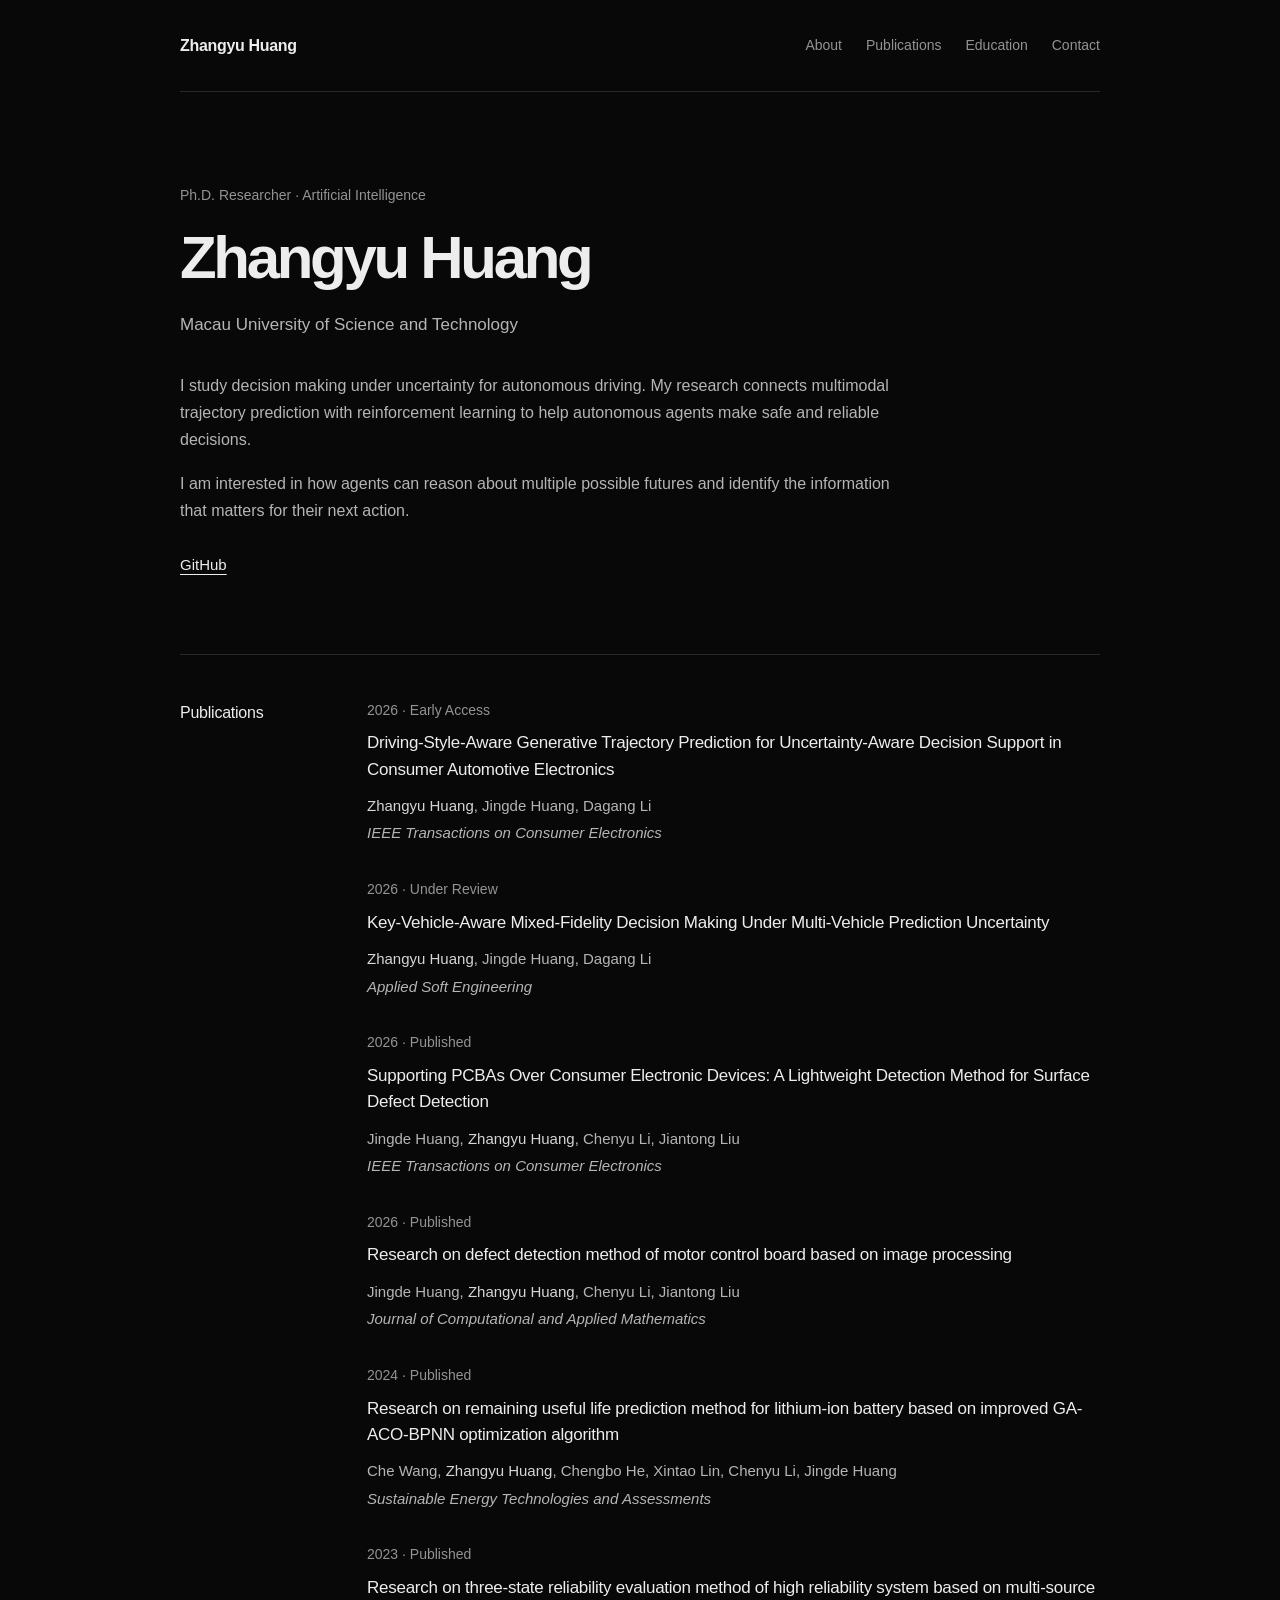
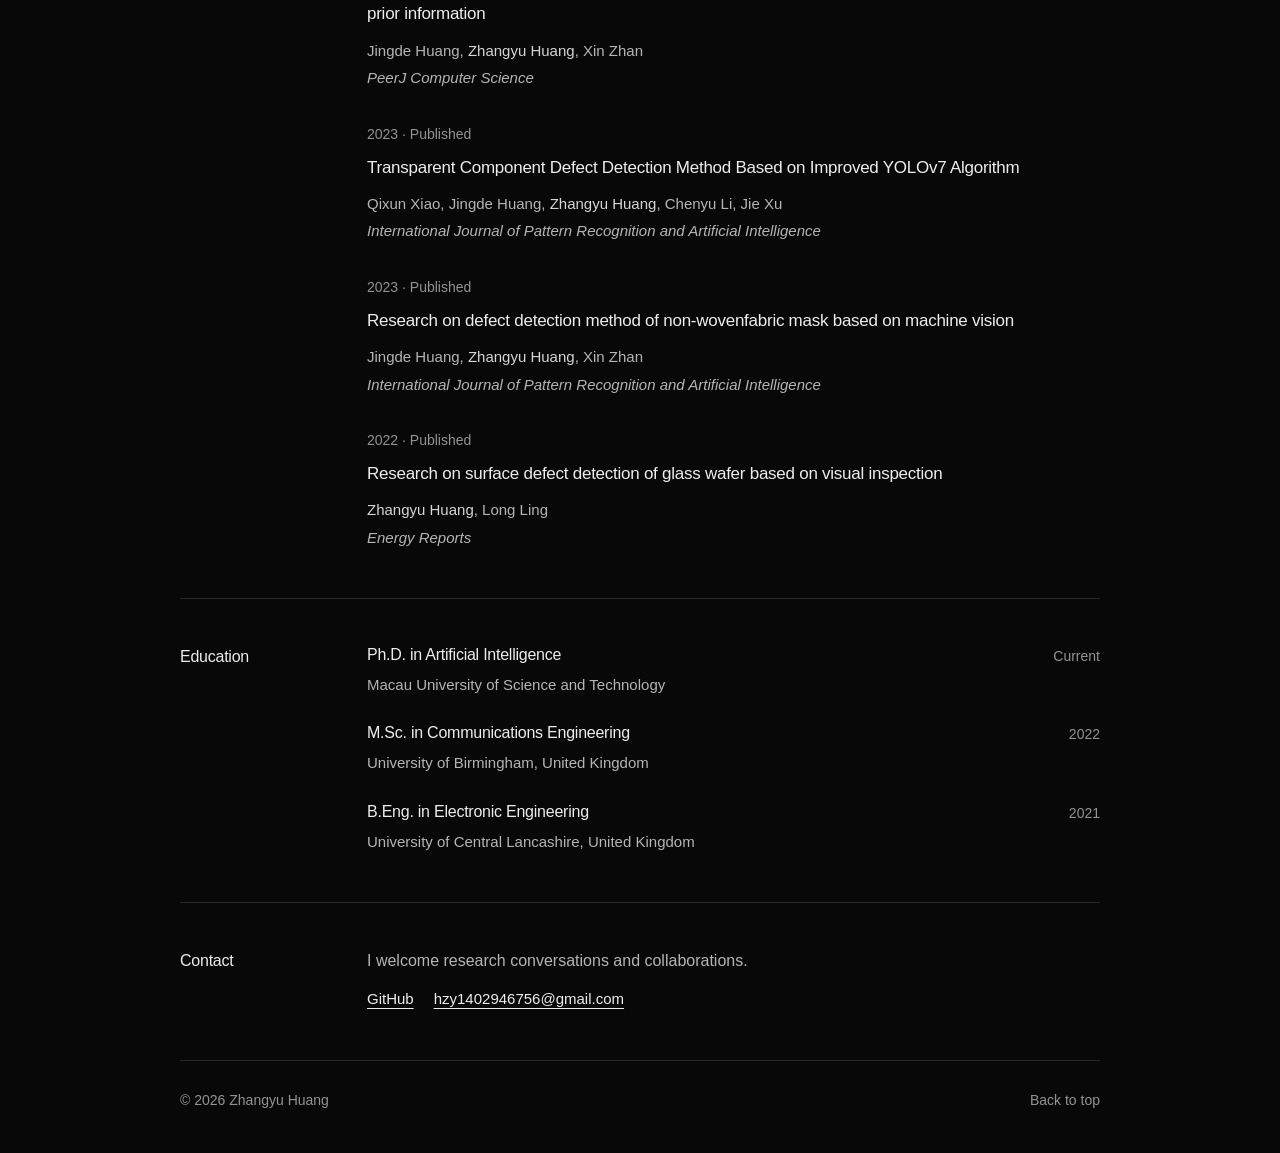
<file: index.html>
<!doctype html>
<html lang="en">
<head>
  <meta charset="utf-8">
  <meta name="viewport" content="width=device-width, initial-scale=1">
  <meta name="color-scheme" content="dark">
  <meta name="description" content="Zhangyu Huang, Ph.D. researcher in Artificial Intelligence at Macau University of Science and Technology. Autonomous driving, reinforcement learning, and decision making under uncertainty.">
  <meta property="og:title" content="Zhangyu Huang">
  <meta property="og:description" content="Autonomous driving · Reinforcement learning · Decision making under uncertainty">
  <meta property="og:type" content="website">
  <title>Zhangyu Huang</title>
  <link rel="icon" href="assets/favicon.svg?v=single-page-20261127" type="image/svg+xml">
  <link rel="stylesheet" href="assets/style.css?v=single-page-20261127">
  <script defer src="assets/main.js?v=single-page-20261127"></script>
</head>
<body id="top">
  <a class="skip-link" href="#main">Skip to content</a>
  <div class="page">
    <header class="site-header">
      <a class="site-name" href="#top">Zhangyu Huang</a>
      <nav aria-label="Main navigation">
        <a href="#about">About</a>
        <a href="#publications">Publications</a>
        <a href="#education">Education</a>
        <a href="#contact">Contact</a>
      </nav>
    </header>

    <main id="main">
      <section class="intro" id="about" aria-labelledby="intro-title">
        <p class="eyebrow">Ph.D. Researcher · Artificial Intelligence</p>
        <h1 id="intro-title">Zhangyu Huang</h1>
        <p class="affiliation">Macau University of Science and Technology</p>
        <div class="bio">
          <p>I study decision making under uncertainty for autonomous driving. My research connects multimodal trajectory prediction with reinforcement learning to help autonomous agents make safe and reliable decisions.</p>
          <p>I am interested in how agents can reason about multiple possible futures and identify the information that matters for their next action.</p>
        </div>
        <div class="profile-links" aria-label="Research profiles">
          <a href="https://github.com/ZhangyuHuang" target="_blank" rel="noopener noreferrer">GitHub</a>
        </div>
      </section>

      <section class="content-section" id="publications" aria-labelledby="publications-title">
        <h2 id="publications-title">Publications</h2>
        <div class="section-body">
          <article class="publication">
            <p class="publication-meta">2026 · Early Access</p>
            <h3>Driving-Style-Aware Generative Trajectory Prediction for Uncertainty-Aware Decision Support in Consumer Automotive Electronics</h3>
            <p class="authors"><strong>Zhangyu Huang</strong>, Jingde Huang, Dagang Li</p>
            <p class="venue">IEEE Transactions on Consumer Electronics</p>
          </article>
          <article class="publication">
            <p class="publication-meta">2026 · Under Review</p>
            <h3>Key-Vehicle-Aware Mixed-Fidelity Decision Making Under Multi-Vehicle Prediction Uncertainty</h3>
            <p class="authors"><strong>Zhangyu Huang</strong>, Jingde Huang, Dagang Li</p>
            <p class="venue">Applied Soft Engineering</p>
          </article>
          <article class="publication">
            <p class="publication-meta">2026 · Published</p>
            <h3>Supporting PCBAs Over Consumer Electronic Devices: A Lightweight Detection Method for Surface Defect Detection</h3>
            <p class="authors">Jingde Huang, <strong>Zhangyu Huang</strong>, Chenyu Li, Jiantong Liu</p>
            <p class="venue">IEEE Transactions on Consumer Electronics</p>
          </article>
          <article class="publication">
            <p class="publication-meta">2026 · Published</p>
            <h3>Research on defect detection method of motor control board based on image processing</h3>
            <p class="authors">Jingde Huang, <strong>Zhangyu Huang</strong>, Chenyu Li, Jiantong Liu</p>
            <p class="venue">Journal of Computational and Applied Mathematics</p>
          </article>
          <article class="publication">
            <p class="publication-meta">2024 · Published</p>
            <h3>Research on remaining useful life prediction method for lithium-ion battery based on improved GA-ACO-BPNN optimization algorithm</h3>
            <p class="authors">Che Wang, <strong>Zhangyu Huang</strong>, Chengbo He, Xintao Lin, Chenyu Li, Jingde Huang</p>
            <p class="venue">Sustainable Energy Technologies and Assessments</p>
          </article>
          <article class="publication">
            <p class="publication-meta">2023 · Published</p>
            <h3>Research on three-state reliability evaluation method of high reliability system based on multi-source prior information</h3>
            <p class="authors">Jingde Huang, <strong>Zhangyu Huang</strong>, Xin Zhan</p>
            <p class="venue">PeerJ Computer Science</p>
          </article>
          <article class="publication">
            <p class="publication-meta">2023 · Published</p>
            <h3>Transparent Component Defect Detection Method Based on Improved YOLOv7 Algorithm</h3>
            <p class="authors">Qixun Xiao, Jingde Huang, <strong>Zhangyu Huang</strong>, Chenyu Li, Jie Xu</p>
            <p class="venue">International Journal of Pattern Recognition and Artificial Intelligence</p>
          </article>
          <article class="publication">
            <p class="publication-meta">2023 · Published</p>
            <h3>Research on defect detection method of non-wovenfabric mask based on machine vision</h3>
            <p class="authors">Jingde Huang, <strong>Zhangyu Huang</strong>, Xin Zhan</p>
            <p class="venue">International Journal of Pattern Recognition and Artificial Intelligence</p>
          </article>
          <article class="publication">
            <p class="publication-meta">2022 · Published</p>
            <h3>Research on surface defect detection of glass wafer based on visual inspection</h3>
            <p class="authors"><strong>Zhangyu Huang</strong>, Long Ling</p>
            <p class="venue">Energy Reports</p>
          </article>
        </div>
      </section>

      <section class="content-section" id="education" aria-labelledby="education-title">
        <h2 id="education-title">Education</h2>
        <div class="section-body">
          <div class="education-item">
            <div><h3>Ph.D. in Artificial Intelligence</h3><p>Macau University of Science and Technology</p></div>
            <span class="education-year">Current</span>
          </div>
          <div class="education-item">
            <div><h3>M.Sc. in Communications Engineering</h3><p>University of Birmingham, United Kingdom</p></div>
            <span class="education-year">2022</span>
          </div>
          <div class="education-item">
            <div><h3>B.Eng. in Electronic Engineering</h3><p>University of Central Lancashire, United Kingdom</p></div>
            <span class="education-year">2021</span>
          </div>
        </div>
      </section>

      <section class="content-section contact-section" id="contact" aria-labelledby="contact-title">
        <h2 id="contact-title">Contact</h2>
        <div class="section-body">
          <p>I welcome research conversations and collaborations.</p>
          <div class="contact-links" id="configured-links">
            <a href="https://github.com/ZhangyuHuang" target="_blank" rel="noopener noreferrer">GitHub</a>
            <a href="mailto:hzy1402946756@gmail.com">hzy1402946756@gmail.com</a>
          </div>
        </div>
      </section>
    </main>

    <footer class="site-footer">
      <span>© <span id="year">2026</span> Zhangyu Huang</span>
      <a href="#top">Back to top</a>
    </footer>
  </div>
</body>
</html>
</file>
<file: assets/style.css>
:root {
  color-scheme: dark;
  --background: #080808;
  --text: #ededed;
  --body: #b5b5b5;
  --muted: #939393;
  --line: #282828;
  font-family: -apple-system, BlinkMacSystemFont, "Segoe UI", Helvetica, Arial, sans-serif;
  font-synthesis: none;
  -webkit-font-smoothing: antialiased;
}
* { box-sizing: border-box; }
html { scroll-padding-top: 2rem; }
body { margin: 0; background: var(--background); color: var(--text); font-size: 1rem; line-height: 1.7; }
a { color: inherit; text-underline-offset: .25em; text-decoration-thickness: 1px; }
a:hover { color: #fff; text-decoration: underline; }
a:focus-visible { outline: 2px solid #ededed; outline-offset: 5px; }
::selection { color: #080808; background: #ededed; }
p, h1, h2, h3 { margin: 0; }
[hidden] { display: none !important; }
.page { width: min(100% - 4rem, 920px); margin: 0 auto; }
.skip-link { position: absolute; top: -8rem; left: 1rem; padding: .5rem 1rem; background: var(--text); color: var(--background); z-index: 10; }
.skip-link:focus { top: 1rem; color: var(--background); }
.site-header { display: flex; align-items: center; justify-content: space-between; gap: 2rem; padding: 2rem 0; border-bottom: 1px solid var(--line); }
.site-name { font-size: 1rem; font-weight: 600; letter-spacing: -.02em; text-decoration: none; white-space: nowrap; }
.site-header nav { display: flex; gap: 1.5rem; flex-wrap: wrap; }
.site-header nav a { font-size: .875rem; text-decoration: none; color: var(--muted); }
.site-header nav a:hover { color: var(--text); }
.intro { padding: 5.75rem 0 4.75rem; }
.eyebrow { font-size: .875rem; color: var(--muted); margin-bottom: 1rem; }
h1 { font-size: clamp(2.5rem, 5.3vw, 3.75rem); line-height: 1.12; font-weight: 600; letter-spacing: -.055em; }
.affiliation { color: var(--body); margin-top: 1.25rem; font-size: 1.0625rem; }
.bio { max-width: 720px; margin-top: 2rem; color: var(--body); }
.bio p + p { margin-top: 1rem; }
.profile-links, .contact-links { display: flex; flex-wrap: wrap; gap: 1.25rem; }
.profile-links { margin-top: 1.75rem; }
.profile-links a, .contact-links a { font-size: .9375rem; }
.content-section { border-top: 1px solid var(--line); display: grid; grid-template-columns: 155px minmax(0, 1fr); gap: 2rem; padding: 2.75rem 0 3rem; }
h2 { font-size: 1rem; font-weight: 500; letter-spacing: -.015em; line-height: 1.7; }
h3 { font-size: 1.0625rem; line-height: 1.55; font-weight: 500; letter-spacing: -.015em; }
h3 a { text-decoration: none; }
.section-body { min-width: 0; }
.section-body p { color: var(--body); }
.publication + .publication { margin-top: 2rem; }
.publication-meta { font-size: .875rem; margin-bottom: .5rem; color: var(--muted) !important; }
.authors { font-size: .9375rem; margin-top: .625rem; }
.authors strong { color: #d5d5d5; font-weight: 500; }
.venue { font-size: .9375rem; font-style: italic; margin-top: .125rem; }
.education-item { display: flex; justify-content: space-between; gap: 1.5rem; }
.education-item + .education-item { margin-top: 1.5rem; }
.education-item h3 { font-size: 1rem; }
.education-item p { margin-top: .25rem; font-size: .9375rem; }
.education-year { flex-shrink: 0; color: var(--muted); font-size: .875rem; padding-top: .125rem; }
.contact-links { margin-top: .75rem; overflow-wrap: anywhere; }
.site-footer { display: flex; justify-content: space-between; gap: 1rem; border-top: 1px solid var(--line); color: var(--muted); padding: 1.75rem 0 2.5rem; font-size: .875rem; }
.site-footer a { text-decoration: none; }
@media (max-width: 700px) {
  .page { width: calc(100% - 3rem); }
  .site-header { align-items: flex-start; flex-direction: column; gap: 1rem; padding: 1.5rem 0; }
  .site-header nav { gap: .5rem 1.25rem; }
  .intro { padding: 3.5rem 0; }
  .affiliation { max-width: 25rem; }
  .content-section { grid-template-columns: 1fr; gap: 1.25rem; padding: 2rem 0 2.5rem; }
  h2 { color: var(--muted); }
  .education-item { gap: 1rem; }
}
@media (max-width: 380px) {
  .page { width: calc(100% - 2rem); }
  .education-item { flex-direction: column; gap: .125rem; }
  .site-footer { flex-wrap: wrap; }
}
@media print {
  :root { --background: #fff; --text: #111; --body: #333; --muted: #555; --line: #ccc; color-scheme: light; }
  .page { width: 100%; }
  .site-header, .profile-links, .site-footer { display: none; }
  .intro { padding: 0 0 2rem; }
  .content-section { padding: 1.5rem 0; break-inside: avoid; }
  .authors strong { color: #111; }
}
</file>
